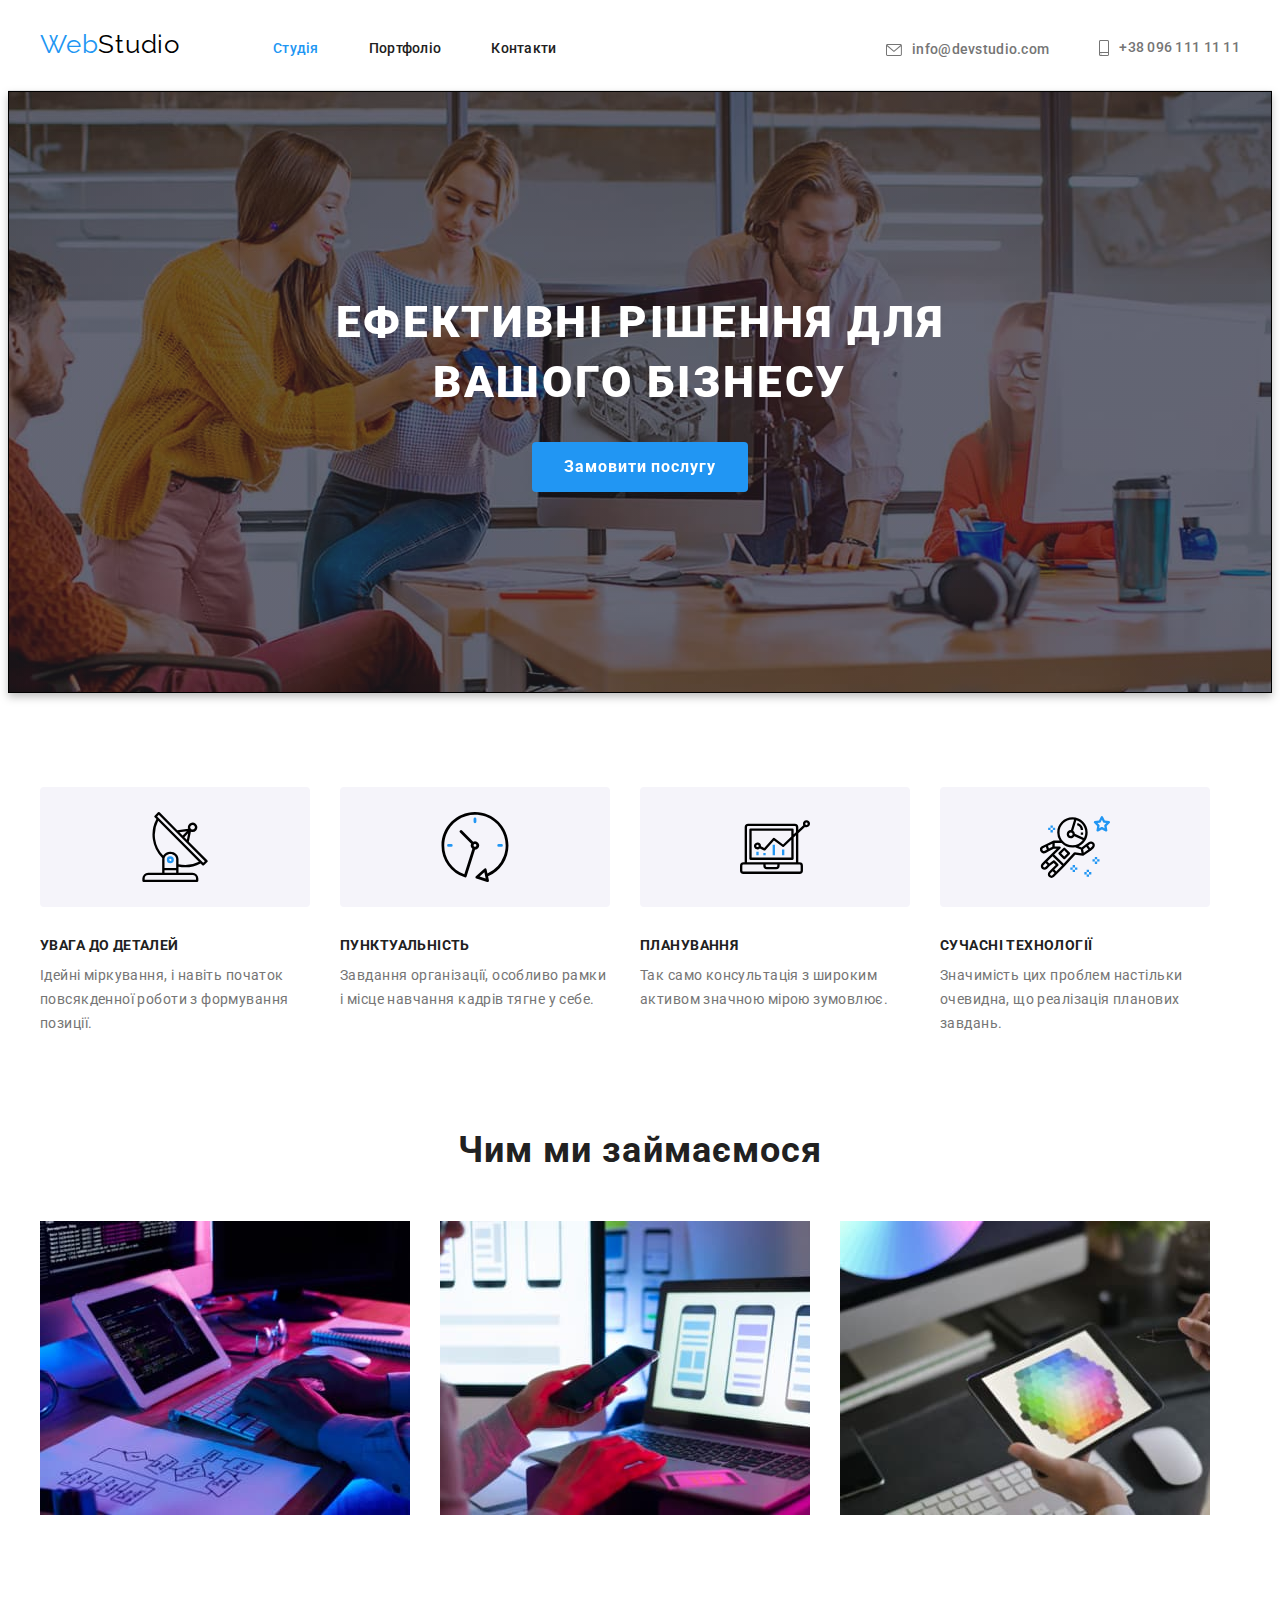
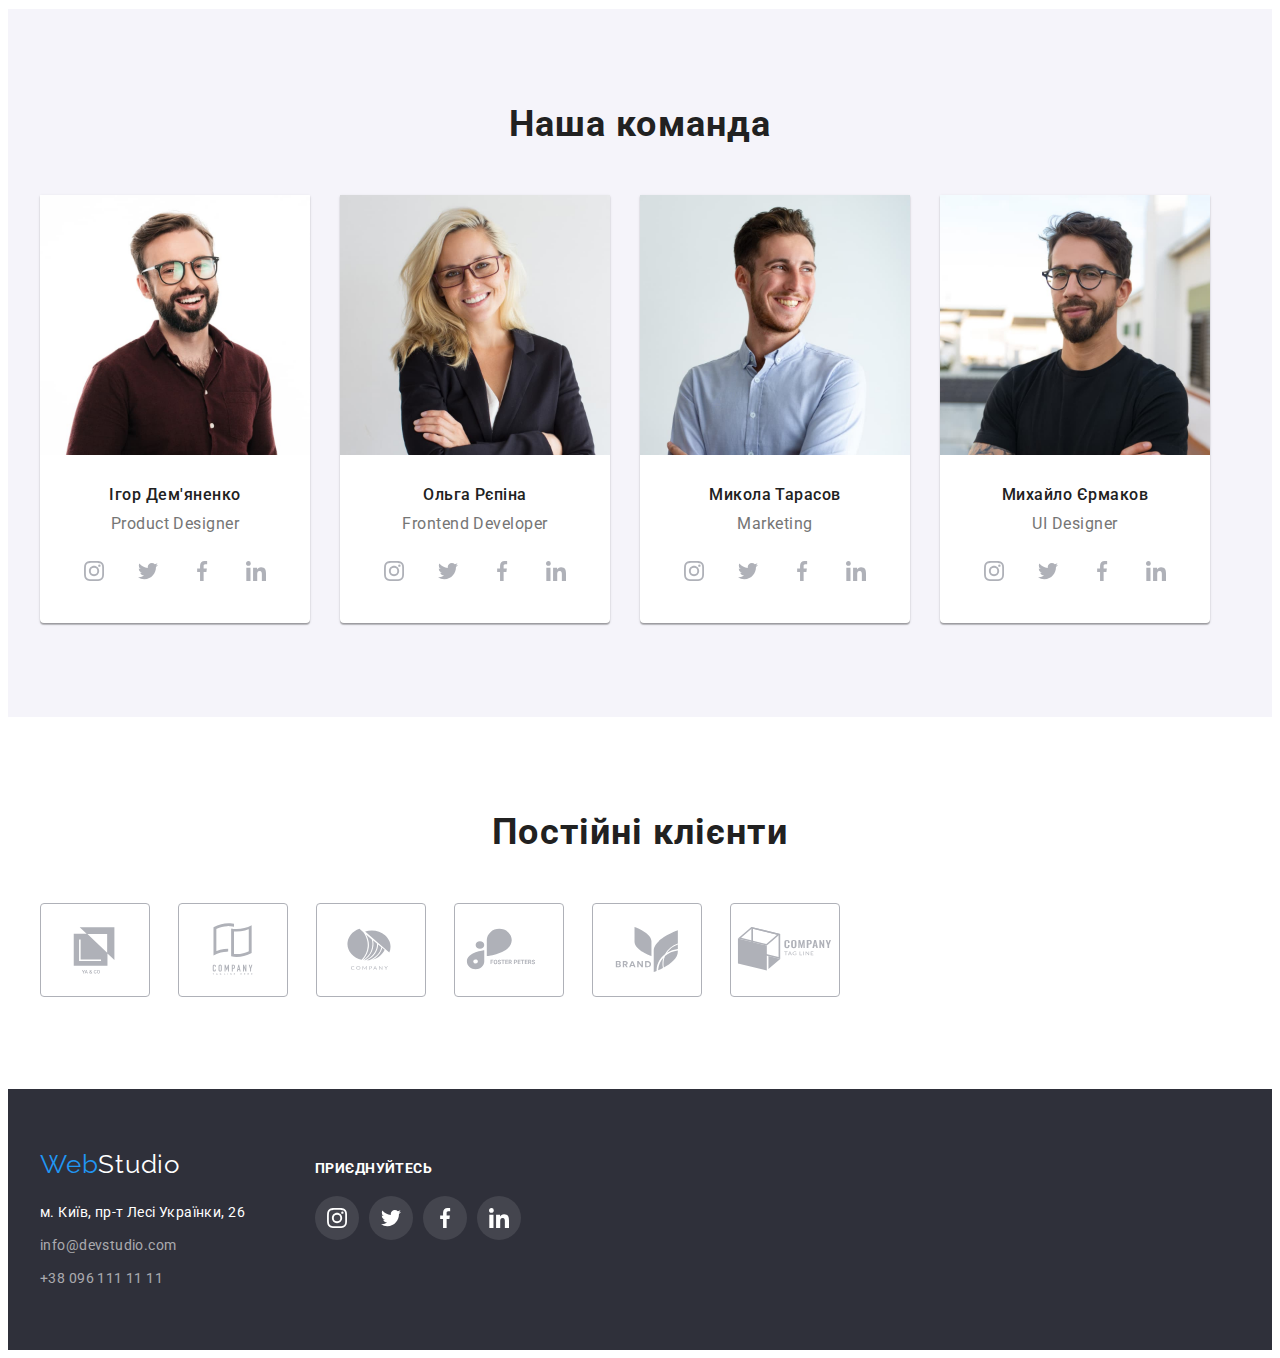
<file: index.html>
<!DOCTYPE html>
<html lang="UK">
  <head>
    <meta charset="UTF-8" />
    <meta http-equiv="X-UA-Compatible" content="IE=edge" />
    <meta name="viewport" content="width=device-width, initial-scale=1.0" />
    <title>Document</title>
    <!---------------------------- шфирти -->
    <link rel="preconnect" href="https://fonts.googleapis.com" />
    <link rel="preconnect" href="https://fonts.gstatic.com" crossorigin />
    <link
      href="https://fonts.googleapis.com/css2?family=Montserrat:wght@400;700&family=Raleway:wght@700&family=Roboto:wght@400;500;700;900&display=swap"
      rel="stylesheet"
    />
    <!-- -------------------------------нормалізатор -->
    <link
      rel="stylesheet"
      href="https://cdnjs.cloudflare.com/ajax/libs/modern-normalize/1.1.0/modern-normalize.min.css"
      integrity="sha512-wpPYUAdjBVSE4KJnH1VR1HeZfpl1ub8YT/NKx4PuQ5NmX2tKuGu6U/JRp5y+Y8XG2tV+wKQpNHVUX03MfMFn9Q=="
      crossorigin="anonymous"
      referrerpolicy="no-referrer"
    />
    <!-- ------------------------------------ екстернал табл стилів -->
    <link rel="stylesheet" href="./css/styles.css" />
  </head>
  <body>
    <header class="header">
      <!-- -----------------------------------------------контейнер -->
      <div class="container heder-container">
        <nav class="navigation">
          <a class="logo link" lang="en" href="./index.html"
            >Web<span class="header-logo">Studio</span></a
          >
          <ul class="navigation-list list">
            <li class="navigation-item">
              <a class="navigation-link link current" href="/index.html"
                >Студія</a
              >
            </li>
            <li class="navigation-item">
              <a class="navigation-link link" href="./portfolio.html"
                >Портфоліо</a
              >
            </li>
            <li class="navigation-item">
              <a class="navigation-link link" href="">Контакти</a>
            </li>
          </ul>
        </nav>
        <ul class="contact-list list">
          <li class="contact-item">
            <a class="item-contakt-link link" href="mailto:info@devstudio.com"
              ><svg class="header-mail-icon" width="16" height="12">
                <use href="./images/symbol-defs.svg#icon-envelope"></use></svg
              >info@devstudio.com</a
            >
          </li>
          <li class="contact-item">
            <a class="item-contakt-link link" href="tel:+380961111111"
              ><svg class="heder-tel-icon" width="10" height="16">
                <use href="./images/symbol-defs.svg#icon-smartphone"></use>
              </svg>
              +38 096 111 11 11</a
            >
          </li>
        </ul>
      </div>
    </header>
    <main>
      <!-- герой -->
      <!-- ---------------------------------------------------секція -->
      <section class="hero-section">
        <h1 class="hero-title">
          Ефективні рішення для <br />
          вашого бізнесу
        </h1>
        <button type="button" class="hero-btn">Замовити послугу</button>
      </section>
      <!-- переваги -->
      <!-- ---------------------------------------------------секція -->
      <section class="preference-section">
        <!-- ------------------------------------------------контейнер -->
        <div class="container">
          <h2 class="preference-title visually-hidden">Переваги</h2>
          <!-- Прихований заголовок -->
          <ul class="preference-list list">
            <li class="preference-item">
              <div class="preference-picture">
                <svg class="icon-antenna" width="70" height="70">
                  <use href="./images/symbol-defs.svg#icon-antenna"></use>
                </svg>
              </div>
              <h3 class="preference-subtitle">УВАГА ДО ДЕТАЛЕЙ</h3>
              <p class="preference-text">
                Ідейні міркування, і навіть початок повсякденної роботи з
                формування позиції.
              </p>
            </li>
            <li class="preference-item">
              <div class="preference-picture">
                <svg class="icon-clock" width="70" height="70">
                  <use href="./images/symbol-defs.svg#icon-clock"></use>
                </svg>
              </div>
              <h3 class="preference-subtitle">ПУНКТУАЛЬНІСТЬ</h3>
              <p class="preference-text">
                Завдання організації, особливо рамки і місце навчання кадрів
                тягне у себе.
              </p>
            </li>
            <li class="preference-item">
              <div class="preference-picture">
                <svg class="icon-diagram" width="70" height="70">
                  <use href="./images/symbol-defs.svg#icon-diagram"></use>
                </svg>
              </div>
              <h3 class="preference-subtitle">ПЛАНУВАННЯ</h3>
              <p class="preference-text">
                Так само консультація з широким активом значною мірою зумовлює.
              </p>
            </li>
            <li class="preference-item">
              <div class="preference-picture">
                <svg class="icon-astronaut" width="70" height="70">
                  <use href="./images/symbol-defs.svg#icon-astronaut"></use>
                </svg>
              </div>
              <h3 class="preference-subtitle">СУЧАСНІ ТЕХНОЛОГІЇ</h3>
              <p class="preference-text">
                Значимість цих проблем настільки очевидна, що реалізація
                планових завдань.
              </p>
            </li>
          </ul>
        </div>
      </section>
      <!-- робоча секція -->
      <!-- ---------------------------------------------------секція -->
      <section class="work work-section">
        <!-- ------------------------------------------------контейнер -->
        <div class="container">
          <h2 class="work-title">Чим ми займаємося</h2>
          <ul class="work-list list">
            <li class="work-list-item">
              <a href="">
                <img
                  src="./images/activity-1.jpg"
                  alt="Людина друкує на компютері"
                  width="370"
                />
              </a>
            </li>
            <li class="work-list-item">
              <a href="">
                <img
                  src="./images/activity-2.jpg"
                  alt="Синхронізація мобільного телефону та компютера"
                  width="370"
                />
              </a>
            </li>
            <li class="work-list-item">
              <a href="">
                <img
                  src="./images/activity-3.jpg"
                  alt="Людина малює фігури на планшеті"
                  width="370"
                />
              </a>
            </li>
          </ul>
        </div>
      </section>
      <!-- КОМАНДА -->
      <!-- ----------------------------------------------------секція -->
      <section class="team-section">
        <!-- ------------------------------------------------контейнер -->
        <div class="container">
          <h2 class="team-title">Наша команда</h2>
          <ul class="team-list list">
            <li class="team-list-item">
              <img
                class="team-list-img"
                src="./images/photo-1.jpg"
                alt="Член команди №1"
                width="270"
              />
              <div class="teammate-info">
                <h3 class="team-subtitle">Ігор Дем'яненко</h3>
                <p class="team-text">Product Designer</p>
                <ul class="socials-contacts list">
                  <li class="social-contacts-item">
                    <a
                      class="social-contacts-link link"
                      href="https://www.instagram.com/"
                      target="_blank"
                      rel="noopener noreferrer nofollow"
                      aria-label="Інстаграм"
                    >
                      <svg class="team-soc-icon" width="20" height="20">
                        <use
                          href="./images/symbol-defs.svg#icon-instagram"
                        ></use>
                      </svg>
                    </a>
                  </li>
                  <li class="social-contacts-item">
                    <a
                      class="social-contacts-link link"
                      href="https://twitter.com/"
                      target="_blank"
                      rel="noopener noreferrer nofollow"
                      aria-label="Твіттер"
                    >
                      <svg class="team-soc-icon" width="20" height="20">
                        <use href="./images/symbol-defs.svg#icon-twitter"></use>
                      </svg>
                    </a>
                  </li>
                  <li class="social-contacts-item">
                    <a
                      class="social-contacts-link link"
                      href="https://www.facebook.com/"
                      target="_blank"
                      rel="noopener noreferrer nofollow"
                      aria-label="Фейсбук"
                    >
                      <svg class="team-soc-icon" width="20" height="20">
                        <use
                          href="./images/symbol-defs.svg#icon-facebook"
                        ></use>
                      </svg>
                    </a>
                  </li>
                  <li class="social-contacts-item">
                    <a
                      class="social-contacts-link link"
                      href="https://www.linkedin.com"
                      target="_blank"
                      rel="noopener noreferrer nofollow"
                      aria-label="Лінкедін"
                    >
                      <svg class="team-soc-icon" width="20" height="20">
                        <use
                          href="./images/symbol-defs.svg#icon-linkedin"
                        ></use>
                      </svg>
                    </a>
                  </li>
                </ul>
              </div>
            </li>
            <li class="team-list-item">
              <img
                class="team-list-img"
                src="./images/photo-2.jpg"
                alt="Член команди №2"
                width="270"
              />
              <div class="teammate-info">
                <h3 class="team-subtitle">Ольга Рєпіна</h3>
                <p class="team-text">Frontend Developer</p>
                <ul class="socials-contacts list">
                  <li class="social-contacts-item">
                    <a
                      class="social-contacts-link link"
                      href="https://www.instagram.com/"
                      target="_blank"
                      rel="noopener noreferrer nofollow"
                      aria-label="Інстаграм"
                    >
                      <svg class="team-soc-icon" width="20" height="20">
                        <use
                          href="./images/symbol-defs.svg#icon-instagram"
                        ></use>
                      </svg>
                    </a>
                  </li>
                  <li class="social-contacts-item">
                    <a
                      class="social-contacts-link link"
                      href="https://twitter.com/"
                      target="_blank"
                      rel="noopener noreferrer nofollow"
                      aria-label="Твіттер"
                    >
                      <svg class="team-soc-icon" width="20" height="20">
                        <use href="./images/symbol-defs.svg#icon-twitter"></use>
                      </svg>
                    </a>
                  </li>
                  <li class="social-contacts-item">
                    <a
                      class="social-contacts-link link"
                      href="https://www.facebook.com/"
                      target="_blank"
                      rel="noopener noreferrer nofollow"
                      aria-label="Фейсбук"
                    >
                      <svg class="team-soc-icon" width="20" height="20">
                        <use
                          href="./images/symbol-defs.svg#icon-facebook"
                        ></use>
                      </svg>
                    </a>
                  </li>
                  <li class="social-contacts-item">
                    <a
                      class="social-contacts-link link"
                      href="https://www.linkedin.com"
                      target="_blank"
                      rel="noopener noreferrer nofollow"
                      aria-label="Лінкедін"
                    >
                      <svg class="team-soc-icon" width="20" height="20">
                        <use
                          href="./images/symbol-defs.svg#icon-linkedin"
                        ></use>
                      </svg>
                    </a>
                  </li>
                </ul>
              </div>
            </li>
            <li class="team-list-item">
              <img
                class="team-list-img"
                src="./images/photo-3.jpg"
                alt="Член команди №3"
                width="270"
              />
              <div class="teammate-info">
                <h3 class="team-subtitle">Микола Тарасов</h3>
                <p class="team-text">Marketing</p>
                <ul class="socials-contacts list">
                  <li class="social-contacts-item">
                    <a
                      class="social-contacts-link link"
                      href="https://www.instagram.com/"
                      target="_blank"
                      rel="noopener noreferrer nofollow"
                      aria-label="Інстаграм"
                    >
                      <svg class="team-soc-icon" width="20" height="20">
                        <use
                          href="./images/symbol-defs.svg#icon-instagram"
                        ></use>
                      </svg>
                    </a>
                  </li>
                  <li class="social-contacts-item">
                    <a
                      class="social-contacts-link link"
                      href="https://twitter.com/"
                      target="_blank"
                      rel="noopener noreferrer nofollow"
                      aria-label="Твіттер"
                    >
                      <svg class="team-soc-icon" width="20" height="20">
                        <use href="./images/symbol-defs.svg#icon-twitter"></use>
                      </svg>
                    </a>
                  </li>
                  <li class="social-contacts-item">
                    <a
                      class="social-contacts-link link"
                      href="https://www.facebook.com/"
                      target="_blank"
                      rel="noopener noreferrer nofollow"
                      aria-label="Фейсбук"
                    >
                      <svg class="team-soc-icon" width="20" height="20">
                        <use
                          href="./images/symbol-defs.svg#icon-facebook"
                        ></use>
                      </svg>
                    </a>
                  </li>
                  <li class="social-contacts-item">
                    <a
                      class="social-contacts-link link"
                      href="https://www.linkedin.com"
                      target="_blank"
                      rel="noopener noreferrer nofollow"
                      aria-label="Лінкедін"
                    >
                      <svg class="team-soc-icon" width="20" height="20">
                        <use
                          href="./images/symbol-defs.svg#icon-linkedin"
                        ></use>
                      </svg>
                    </a>
                  </li>
                </ul>
              </div>
            </li>
            <li class="team-list-item">
              <img
                class="team-list-img"
                src="./images/photo-4.jpg"
                alt="Член команди №4"
                width="270"
              />
              <div class="teammate-info">
                <h3 class="team-subtitle">Михайло Єрмаков</h3>
                <p class="team-text">UI Designer</p>
                <ul class="socials-contacts list">
                  <li class="social-contacts-item">
                    <a
                      class="social-contacts-link link"
                      href="https://www.instagram.com/"
                      target="_blank"
                      rel="noopener noreferrer nofollow"
                      aria-label="Інстаграм"
                    >
                      <svg class="team-soc-icon" width="20" height="20">
                        <use
                          href="./images/symbol-defs.svg#icon-instagram"
                        ></use>
                      </svg>
                    </a>
                  </li>
                  <li class="social-contacts-item">
                    <a
                      class="social-contacts-link link"
                      href="https://twitter.com/"
                      target="_blank"
                      rel="noopener noreferrer nofollow"
                      aria-label="Твіттер"
                    >
                      <svg class="team-soc-icon" width="20" height="20">
                        <use href="./images/symbol-defs.svg#icon-twitter"></use>
                      </svg>
                    </a>
                  </li>
                  <li class="social-contacts-item">
                    <a
                      class="social-contacts-link link"
                      href="https://www.facebook.com/"
                      target="_blank"
                      rel="noopener noreferrer nofollow"
                      aria-label="Фейсбук"
                    >
                      <svg class="team-soc-icon" width="20" height="20">
                        <use
                          href="./images/symbol-defs.svg#icon-facebook"
                        ></use>
                      </svg>
                    </a>
                  </li>
                  <li class="social-contacts-item">
                    <a
                      class="social-contacts-link link"
                      href="https://www.linkedin.com"
                      target="_blank"
                      rel="noopener noreferrer nofollow"
                      aria-label="Лінкедін"
                    >
                      <svg class="team-soc-icon" width="20" height="20">
                        <use
                          href="./images/symbol-defs.svg#icon-linkedin"
                        ></use>
                      </svg>
                    </a>
                  </li>
                </ul>
              </div>
            </li>
          </ul>
        </div>
      </section>
      <!-- -----------------------------------------ПОСТІЙНІ КЛІЄНТИ -->
      <!-- --------------------------------------------секція -->
      <section class="clients-section">
        <div class="container">
          <h2 class="clients-title">Постійні клієнти</h2>
          <ul class="clients-list list">
            <li class="client-item">
              <a
                class="client-link link"
                href=""
                target="_blank"
                rel="noopener noreferrer nofollow"
                aria-label="клієнт"
              >
                <svg class="clients-icon" width="106" height="60">
                  <use href="./images/symbol-defs.svg#icon-Logo"></use></svg
              ></a>
            </li>
            <li class="client-item">
              <a
                class="client-link link"
                href=""
                target="_blank"
                rel="noopener noreferrer nofollow"
                aria-label="клієнт"
              >
                <svg class="clients-icon" width="106" height="60">
                  <use href="./images/symbol-defs.svg#icon-Logo-1"></use></svg
              ></a>
            </li>
            <li class="client-item">
              <a
                class="client-link link"
                href=""
                target="_blank"
                rel="noopener noreferrer nofollow"
                aria-label="клієнт"
              >
                <svg class="clients-icon" width="106" height="60">
                  <use href="./images/symbol-defs.svg#icon-Logo-2"></use></svg
              ></a>
            </li>
            <li class="client-item">
              <a
                class="client-link link"
                href=""
                target="_blank"
                rel="noopener noreferrer nofollow"
                aria-label="клієнт"
              >
                <svg class="clients-icon" width="106" height="60">
                  <use href="./images/symbol-defs.svg#icon-Logo-3"></use></svg
              ></a>
            </li>
            <li class="client-item">
              <a
                class="client-link link"
                href=""
                target="_blank"
                rel="noopener noreferrer nofollow"
                aria-label="клієнт"
              >
                <svg class="clients-icon" width="106" height="60">
                  <use href="./images/symbol-defs.svg#icon-Logo-4"></use></svg
              ></a>
            </li>
            <li class="client-item">
              <a
                class="client-link link"
                href=""
                target="_blank"
                rel="noopener noreferrer nofollow"
                aria-label="клієнт"
              >
                <svg class="clients-icon" width="106" height="60">
                  <use href="./images/symbol-defs.svg#icon-Logo-5"></use></svg
              ></a>
            </li>
          </ul>
        </div>
      </section>
    </main>
    <!-- ФУТЕР -->
    <footer class="footer">
      <!-- -----------------------------------------------контейнер -->
      <div class="container footer-container">
        <div class="footer-addres">
          <a class="logo-link-footer link" href="./index.html"
            >Web<span class="footer-logo">Studio</span></a
          >
          <address class="address">
            <ul class="address-list list">
              <li class="address-link-item">
                <a
                  class="address-map"
                  href=""
                  target="_blank"
                  rel="noopener noreferrer nofollow"
                  >м. Київ, пр-т Лесі Українки, 26</a
                >
              </li>
              <li class="address-link-item">
                <a class="address-mail" href="mailto:info@devstudio.com"
                  >info@devstudio.com</a
                >
              </li>
              <li class="address-link-item">
                <a class="address-tel" href="tel:+380961111111"
                  >+38 096 111 11 11</a
                >
              </li>
            </ul>
          </address>
        </div>
        <div class="social-footer">
          <h3 class="social-frtitle">приєднуйтесь</h3>
          <ul class="social-frlist list">
            <li class="social-fritem">
              <a
                class="social-frlink link"
                href="https://www.instagram.com/"
                target="_blank"
                rel="noopener noreferrer nofollow"
                aria-label="Інстаграм"
              >
                <svg class="footer-soc-icon" width="20" height="20">
                  <use
                    href="./images/symbol-defs.svg#icon-instagram"
                  ></use></svg
              ></a>
            </li>
            <li class="social-fritem">
              <a
                class="social-frlink link"
                href="https://twitter.com/"
                target="_blank"
                rel="noopener noreferrer nofollow"
                aria-label="Твіттер"
              >
                <svg class="footer-soc-icon" width="20" height="20">
                  <use href="./images/symbol-defs.svg#icon-twitter"></use></svg
              ></a>
            </li>
            <li class="social-fritem">
              <a
                class="social-frlink link"
                href="https://www.facebook.com/"
                target="_blank"
                rel="noopener noreferrer nofollow"
                aria-label="Фейсбук"
              >
                <svg class="footer-soc-icon" width="20" height="20">
                  <use href="./images/symbol-defs.svg#icon-facebook"></use></svg
              ></a>
            </li>
            <li class="social-fritem">
              <a
                class="social-frlink link"
                href="https://www.linkedin.com"
                target="_blank"
                rel="noopener noreferrer nofollow"
                aria-label="Лінкедін"
              >
                <svg class="footer-soc-icon" width="20" height="20">
                  <use href="./images/symbol-defs.svg#icon-linkedin"></use></svg
              ></a>
            </li>
          </ul>
        </div>
      </div>
    </footer>
  </body>
</html>
</file>
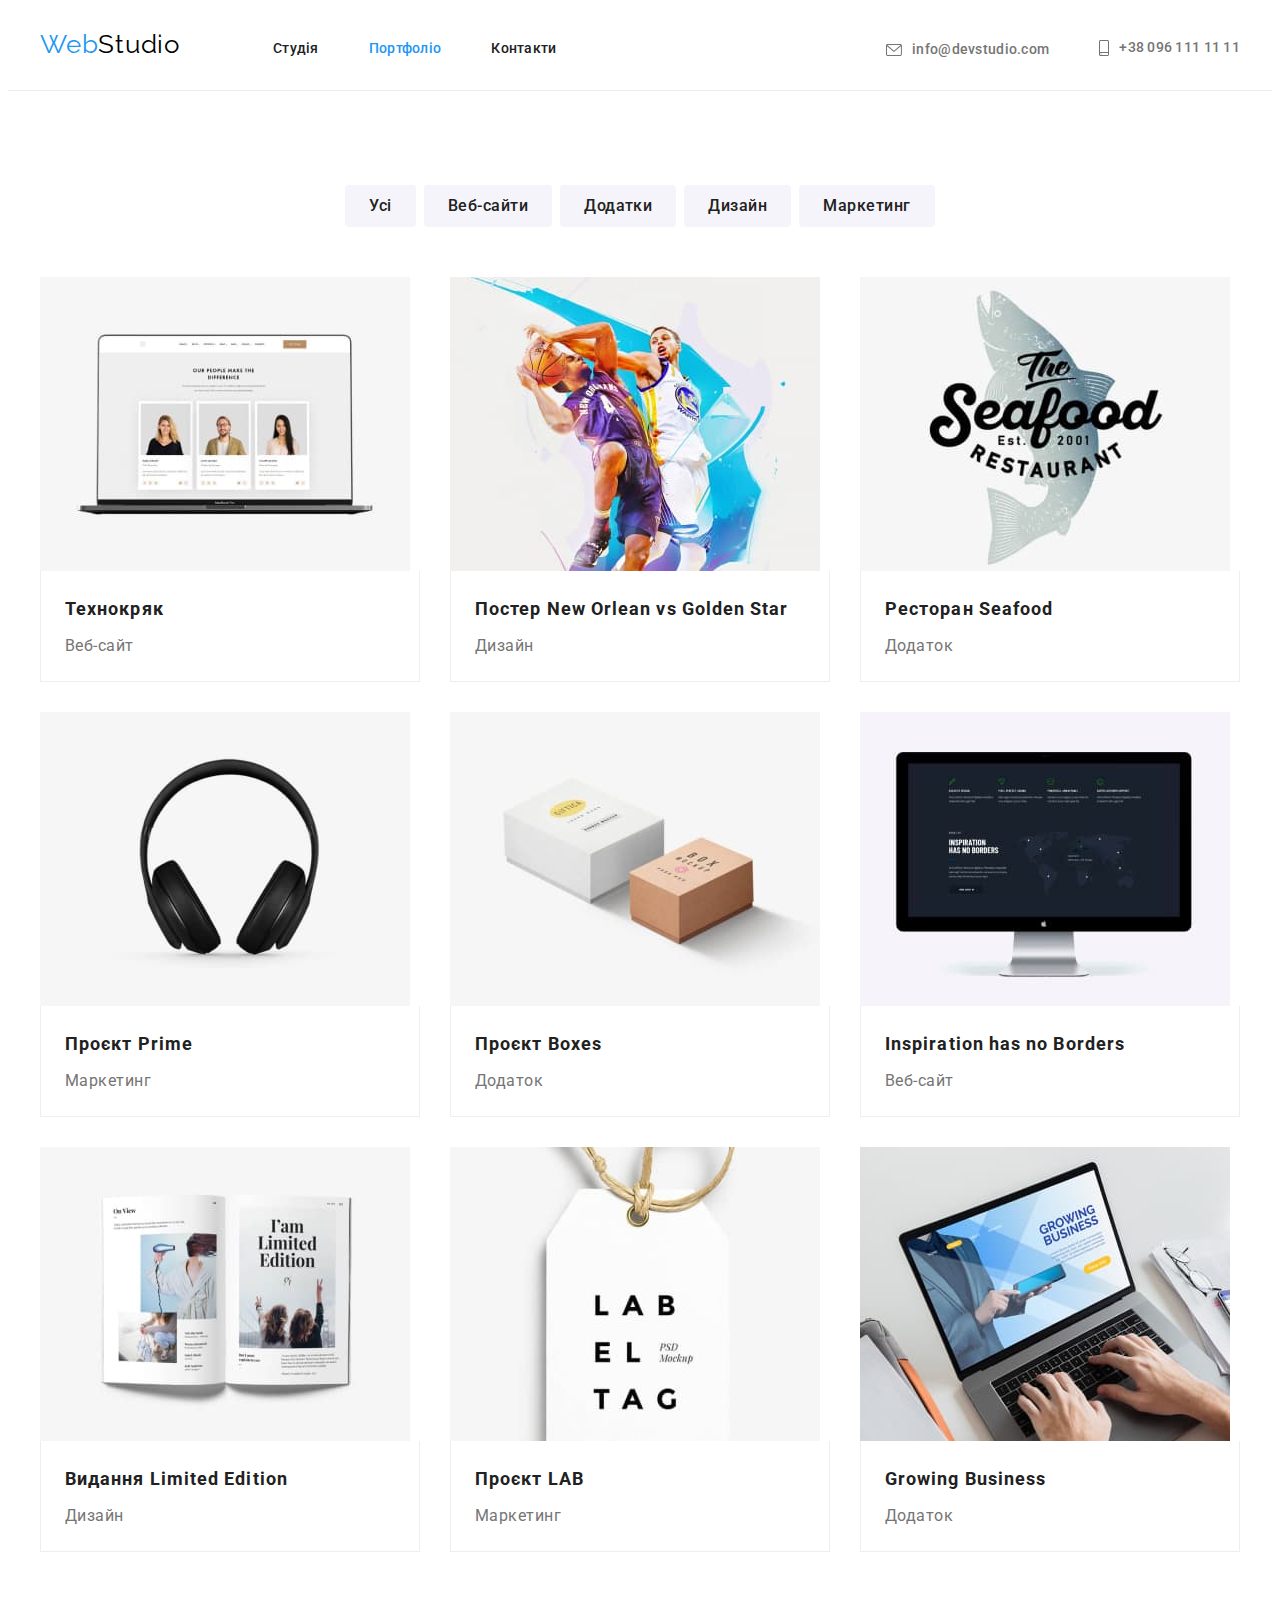
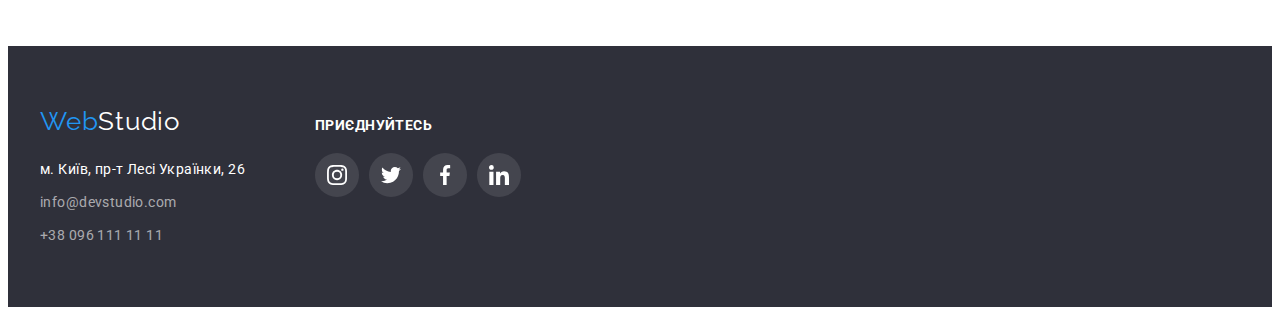
<file: portfolio.html>
<!DOCTYPE html>
<html lang="UK">
  <head>
    <meta charset="UTF-8" />
    <meta http-equiv="X-UA-Compatible" content="IE=edge" />
    <meta name="viewport" content="width=device-width, initial-scale=1.0" />
    <title>Document</title>
    <!---------------------------- шфирти -->
    <link rel="preconnect" href="https://fonts.googleapis.com" />
    <link rel="preconnect" href="https://fonts.gstatic.com" crossorigin />
    <link
      href="https://fonts.googleapis.com/css2?family=Montserrat:wght@400;700&family=Raleway:wght@700&family=Roboto:wght@400;500;700;900&display=swap"
      rel="stylesheet"
    />
    <!-- -------------------------------нормалізатор -->
    <link
      rel="stylesheet"
      href="https://cdnjs.cloudflare.com/ajax/libs/modern-normalize/1.1.0/modern-normalize.min.css"
      integrity="sha512-wpPYUAdjBVSE4KJnH1VR1HeZfpl1ub8YT/NKx4PuQ5NmX2tKuGu6U/JRp5y+Y8XG2tV+wKQpNHVUX03MfMFn9Q=="
      crossorigin="anonymous"
      referrerpolicy="no-referrer"
    />
    <!-- ------------------------------------ екстернал табл стилів -->
    <link rel="stylesheet" href="./css/styles.css" />
  </head>
  <body>
    <header class="header">
      <!-- -----------------------------------------------контейнер -->
      <div class="container heder-container">
        <nav class="navigation">
          <a class="logo link" lang="en" href="./index.html"
            >Web<span class="header-logo">Studio</span></a
          >
          <ul class="navigation-list list">
            <li class="navigation-item">
              <a class="navigation-link link" href="./index.html">Студія</a>
            </li>
            <li class="navigation-item">
              <a class="navigation-link link current" href="">Портфоліо</a>
            </li>
            <li class="navigation-item">
              <a class="navigation-link link" href="">Контакти</a>
            </li>
          </ul>
        </nav>
        <ul class="contact-list list">
          <li class="contact-item">
            <a class="item-contakt-link link" href="mailto:info@devstudio.com"
              ><svg class="header-mail-icon" width="16" height="12">
                <use href="./images/symbol-defs.svg#icon-envelope"></use></svg
              >info@devstudio.com</a
            >
          </li>
          <li class="contact-item">
            <a class="item-contakt-link link" href="tel:+380961111111"
              ><svg class="heder-tel-icon" width="10" height="16">
                <use href="./images/symbol-defs.svg#icon-smartphone"></use>
              </svg>
              +38 096 111 11 11</a
            >
          </li>
        </ul>
      </div>
    </header>
    <main>
      <!-- секція -->
      <section class="portfolio-section">
        <!-- контейнер -->
        <div class="container">
          <!-- прихований -->
          <h1 class="portfolio-title visually-hidden">Категорії</h1>
          <!-- ----------------------------------------------кнопки -->
          <ul class="portfolio-filtrs list">
            <!-- ховер - фокус -->
            <li class="p-filtr-item">
              <button type="button" class="filtr-btn">Усі</button>
            </li>
            <li class="p-filtr-item">
              <button type="button" class="filtr-btn">Веб-сайти</button>
            </li>
            <li class="p-filtr-item">
              <button type="button" class="filtr-btn">Додатки</button>
            </li>
            <li class="p-filtr-item">
              <button type="button" class="filtr-btn">Дизайн</button>
            </li>
            <li class="p-filtr-item">
              <button type="button" class="filtr-btn">Маркетинг</button>
            </li>
          </ul>
          <!-- ----------------------------------------------проекти -->
          <ul class="portfolio-projects list">
            <li class="p-projects-item">
              <a class="p-projects-link link" href="">
                <img src="./images/portfolio1.jpg" alt="команда з трьох" />
                <div class="project-info">
                  <h2 class="p-projects-title">Технокряк</h2>
                  <p class="p-projects-text">Веб-сайт</p>
                </div>
              </a>
            </li>
            <li class="p-projects-item">
              <a class="p-projects-link link" href="">
                <img src="./images/portfolio2.jpg" alt="баскетбол" />
                <div class="project-info">
                  <h2 class="p-projects-title">
                    Постер New Orlean vs Golden Star
                  </h2>
                  <p class="p-projects-text">Дизайн</p>
                </div>
              </a>
            </li>
            <li class="p-projects-item">
              <a class="p-projects-link link" href="">
                <img src="./images/portfolio3.jpg" alt="реклама ректорану" />
                <div class="project-info">
                  <h2 class="p-projects-title">Ресторан Seafood</h2>
                  <p class="p-projects-text">Додаток</p>
                </div>
              </a>
            </li>
            <li class="p-projects-item">
              <a class="p-projects-link link" href="">
                <img src="./images/portfolio4.jpg" alt="навушники" />
                <div class="project-info">
                  <h2 class="p-projects-title">Проєкт Prime</h2>
                  <p class="p-projects-text">Маркетинг</p>
                </div>
              </a>
            </li>
            <li class="p-projects-item">
              <a class="p-projects-link link" href="">
                <img
                  src="./images/portfolio5.jpg"
                  alt="дві коробочки з картону"
                />
                <div class="project-info">
                  <h2 class="p-projects-title">Проєкт Boxes</h2>
                  <p class="p-projects-text">Додаток</p>
                </div>
              </a>
            </li>
            <li class="p-projects-item">
              <a class="p-projects-link link" href="">
                <img src="./images/portfolio6.jpg" alt="компютер" />
                <div class="project-info">
                  <h2 class="p-projects-title">Inspiration has no Borders</h2>
                  <p class="p-projects-text">Веб-сайт</p>
                </div>
              </a>
            </li>
            <li class="p-projects-item">
              <a class="p-projects-link link" href="">
                <img src="./images/portfolio7.jpg" alt="книга" />
                <div class="project-info">
                  <h2 class="p-projects-title">Видання Limited Edition</h2>
                  <p class="p-projects-text">Дизайн</p>
                </div>
              </a>
            </li>
            <li class="p-projects-item">
              <a class="p-projects-link link" href="">
                <img src="./images/portfolio8.jpg" alt="етикетка" />
                <div class="project-info">
                  <h2 class="p-projects-title">Проєкт LAB</h2>
                  <p class="p-projects-text">Маркетинг</p>
                </div>
              </a>
            </li>
            <li class="p-projects-item">
              <a class="p-projects-link link" href="">
                <img src="./images/portfolio9.jpg" alt="ноутбук" />
                <div class="project-info">
                  <h2 class="p-projects-title">Growing Business</h2>
                  <p class="p-projects-text">Додаток</p>
                </div>
              </a>
            </li>
          </ul>
        </div>
      </section>
    </main>
    <!-- ФУТЕР -->
    <footer class="footer">
      <!-- -----------------------------------------------контейнер -->
      <div class="container footer-container">
        <div class="footer-addres">
          <a class="logo-link-footer link" href="./index.html"
            >Web<span class="footer-logo">Studio</span></a
          >
          <address class="address">
            <ul class="address-list list">
              <li class="address-link-item">
                <a
                  class="address-map"
                  href=""
                  target="_blank"
                  rel="noopener noreferrer nofollow"
                  >м. Київ, пр-т Лесі Українки, 26</a
                >
              </li>
              <li class="address-link-item">
                <a class="address-mail" href="mailto:info@devstudio.com"
                  >info@devstudio.com</a
                >
              </li>
              <li class="address-link-item">
                <a class="address-tel" href="tel:+380961111111"
                  >+38 096 111 11 11</a
                >
              </li>
            </ul>
          </address>
        </div>
        <div class="social-footer">
          <h3 class="social-frtitle">приєднуйтесь</h3>
          <ul class="social-frlist list">
            <li class="social-fritem">
              <a
                class="social-frlink link"
                href="https://www.instagram.com/"
                target="_blank"
                rel="noopener noreferrer nofollow"
                aria-label="Інстаграм"
              >
                <svg class="footer-soc-icon" width="20" height="20">
                  <use
                    href="./images/symbol-defs.svg#icon-instagram"
                  ></use></svg
              ></a>
            </li>
            <li class="social-fritem">
              <a
                class="social-frlink link"
                href="https://twitter.com/"
                target="_blank"
                rel="noopener noreferrer nofollow"
                aria-label="Твіттер"
              >
                <svg class="footer-soc-icon" width="20" height="20">
                  <use href="./images/symbol-defs.svg#icon-twitter"></use></svg
              ></a>
            </li>
            <li class="social-fritem">
              <a
                class="social-frlink link"
                href="https://www.facebook.com/"
                target="_blank"
                rel="noopener noreferrer nofollow"
                aria-label="Фейсбук"
              >
                <svg class="footer-soc-icon" width="20" height="20">
                  <use href="./images/symbol-defs.svg#icon-facebook"></use></svg
              ></a>
            </li>
            <li class="social-fritem">
              <a
                class="social-frlink link"
                href="https://www.linkedin.com"
                target="_blank"
                rel="noopener noreferrer nofollow"
                aria-label="Лінкедін"
              >
                <svg class="footer-soc-icon" width="20" height="20">
                  <use href="./images/symbol-defs.svg#icon-linkedin"></use></svg
              ></a>
            </li>
          </ul>
        </div>
      </div>
    </footer>
  </body>
</html>
</file>
<file: css/styles.css>
:root {
  --brand-color: #2196f3;
  --text-color: #757575;
}

body {
  font-family: "Roboto", sans-serif;
  background-color: #ffffff;
}

/*---------------------- лінк ліст */
.link {
  text-decoration: none;
}
.list {
  list-style: none;
  margin: 0;
  padding: 0;
}
h1,
h2,
h3,
h4,
h5,
h6,
p {
  margin: 0;
}
img {
  display: block;
  max-width: 100%;
  height: auto;
}
.container {
  width: 1200px;
  padding-left: 15px;
  padding-right: 15px;
  margin-left: auto;
  margin-right: auto;
}
/* ------------------------------Хедер */
.header {
  background-color: #ffffff;
  border-bottom: 1px solid #ececec;
}
.logo {
  font-family: "Raleway", sans-serif;
  font-size: 26px;
  line-height: 1.19;
  letter-spacing: 0.03em;
  color: var(--brand-color);
}

.header-logo {
  color: #000000;
}

.heder-container {
  display: flex;
  align-items: center;
}

/*---------------------- навігація */

.navigation {
  display: flex;
  align-items: baseline;
}

.navigation-list {
  display: flex;
  margin-left: 93px;
  text-align: center;
}
.navigation-item:not(:last-child) {
  margin-right: 50px;
}

.navigation-link {
  display: block;
  padding-top: 32px;
  padding-bottom: 32px;

  font-weight: 500;
  font-size: 14px;
  line-height: 1.14;
  letter-spacing: 0.02em;
  color: #212121;
}
.navigation-link:hover,
.navigation-link:focus {
  color: var(--brand-color);
}
.contact-list {
  display: flex;
  margin-left: auto;
  align-items: baseline;
}
.contact-item:not(:last-child) {
  margin-right: 50px;
}
.item-contakt-link {
  display: flex;
  align-items: center;
  padding-top: 32px;
  padding-bottom: 32px;

  font-weight: 500;
  font-size: 14px;
  line-height: 1.14;
  letter-spacing: 0.02em;
  color: var(--text-color);
}
.header-mail-icon,
.heder-tel-icon {
  fill: currentColor;
  margin-right: 10px;
}
.item-contakt-link:hover,
.item-contakt-link:focus {
  color: var(--brand-color);
}
.navigation-link.current {
  color: var(--brand-color);
}

/*------------------------------ ГЕРОЙ */
.hero-section {
  max-width: 1600px;
  margin-left: auto;
  margin-right: auto;
  padding-top: 200px;
  padding-bottom: 200px;
  text-align: center;
  border: 1px solid #000000;
  filter: drop-shadow(0px 4px 4px rgba(0, 0, 0, 0.25));

  background: #2f303a;
  background-image: linear-gradient(
      rgba(47, 48, 58, 0.4),
      rgba(47, 48, 58, 0.4)
    ),
    url(../images/hero-img.jpg);
  background-repeat: no-repeat;
  background-position: center;
  background-size: cover;
}

.hero-title {
  font-weight: 900;
  font-size: 44px;
  line-height: calc(60 / 44);
  text-align: center;
  letter-spacing: 0.06em;
  text-transform: uppercase;
  color: #ffffff;
  margin-bottom: 30px;
}

.hero-btn {
  display: inline-block;
  font-family: inherit;
  font-style: normal;
  font-weight: 700;
  font-size: 16px;
  line-height: calc(30 / 16);
  letter-spacing: 0.06em;
  color: #ffffff;

  min-width: 216px;
  min-height: 50px;
  padding: 8px 30px;
  border-radius: 4px;
  border-color: transparent;
  cursor: pointer;
  background: var(--brand-color);
}

.hero-btn:hover,
.hero-btn:focus {
  background-color: rgb(8, 117, 219);
}

/*------------------------------ ПЕРЕВАГИ */
.preference-section {
  padding-top: 94px;
  padding-bottom: 94px;
}
.visually-hidden {
  position: absolute;
  white-space: nowrap;
  width: 1px;
  height: 1px;
  overflow: hidden;
  border: 0;
  padding: 0;
  clip: rect(0 0 0 0);
  clip-path: inset(50%);
  margin: -1px;
}
.preference-list {
  display: flex;
  text-align: left;
  gap: 30px;
}
.preference-item {
  width: 270px;
}
.preference-picture {
  display: flex;
  justify-content: center;
  align-items: center;
  height: 120px;
  background-color: #f5f4fa;
  border-radius: 4px;
  margin-bottom: 30px;
}

.preference-subtitle {
  font-size: 14px;
  line-height: calc(16 / 14);
  letter-spacing: 0.03em;
  text-transform: uppercase;
  color: #212121;

  margin-bottom: 10px;
}
.preference-text {
  font-size: 14px;
  line-height: calc(24 / 14);
  letter-spacing: 0.03em;
  color: var(--text-color);
}

/* -----------------------------ЗАЙНЯТІСТЬ */
.work-section {
  padding-bottom: 94px;
}
.work-title {
  font-size: 36px;
  line-height: calc(42 / 36);
  text-align: center;
  letter-spacing: 0.03em;
  color: #212121;

  margin-bottom: 50px;
}
.work-list {
  display: flex;
  gap: 30px;
}

/* ------------------------------КОМАНДА */
.team-section {
  padding-top: 94px;
  padding-bottom: 94px;
  background: #f5f4fa;
}

.team-title {
  font-size: 36px;
  line-height: calc(42 / 36);
  text-align: center;
  letter-spacing: 0.03em;
  color: #212121;
  margin-bottom: 50px;
}
.team-list {
  display: flex;
  gap: 30px;
}

.team-list-item {
  width: 270px;
  border-radius: 0px 0px 4px 4px;
  background: #ffffff;
  box-shadow: 0px 1px 3px rgba(0, 0, 0, 0.12), 0px 1px 1px rgba(0, 0, 0, 0.14),
    0px 2px 1px rgba(0, 0, 0, 0.2);
}
.teammate-info {
  text-align: center;
  padding-top: 30px;
  padding-bottom: 30px;
}
.team-subtitle {
  font-weight: 500;
  font-size: 16px;
  line-height: calc(19 / 16);
  letter-spacing: 0.03em;
  color: #212121;

  margin-bottom: 10px;
}
.team-text {
  font-size: 16px;
  line-height: calc(19 / 16);
  letter-spacing: 0.03em;
  color: var(--text-color);
  margin-bottom: 16px;
}
.socials-contacts {
  display: flex;
  justify-content: center;
  align-items: center;
  gap: 10px;
}
.social-contacts-item {
  width: 44px;
  height: 44px;
}
.social-contacts-link {
  display: flex;
  justify-content: center;
  align-items: center;
  border-radius: 50%;
  width: 100%;
  height: 100%;
  color: #AFB1B8;
}
.team-soc-icon {
  fill: currentColor;
}
.social-contacts-link:hover,
.social-contacts-link:focus {
  background-color: var(--brand-color);
}
.social-contacts-link:hover .team-soc-icon,
.social-contacts-link:focus .team-soc-icon {
  fill: #ffffff;
}
/* <!-- -----------ПОСТІЙНІ КЛІЄНТИ --> */
.clients-section {
  padding-top: 94px;
  padding-bottom: 94px;
}
.clients-title {
  font-size: 36px;
  line-height: calc(42 / 36);
  text-align: center;
  letter-spacing: 0.03em;
  color: #212121;
  margin-bottom: 50px;
}

.clients-list {
  display: flex;
  gap: 30px;
}
.client-item {
  flex-basis: calc((100% -30 * 5) / 6);
  height: 92px;
}
.client-link {
  width: 100%;
  height: 100%;

  display: flex;
  justify-content: center;
  align-items: center;
  color: #afb1b8;
  border: 1px solid #afb1b8;
  border-radius: 4px;
}
.client-link:hover,
.client-link:focus {
  border: 1px solid var(--brand-color);
}
.clients-icon {
  fill: currentColor;
}
.client-link:hover .clients-icon,
.client-link:focus .clients-icon {
  fill: var(--brand-color);
}

/* _____________________ФУТЕР */

.footer {
  background: #2f303a;
  padding-top: 60px;
  padding-bottom: 60px;
}
.footer-container {
  display: flex;
  align-items: baseline;
}
.logo-link-footer {
  display: inline-block;
  font-family: "Raleway", sans-serif;
  font-size: 26px;
  line-height: calc(31 / 26);
  letter-spacing: 0.03em;
  color: var(--brand-color);
  margin-bottom: 20px;
}
.footer-logo {
  color: #ffffff;
}

.address-map {
  font-size: 14px;
  line-height: calc(24 / 14);
  letter-spacing: 0.03em;
  font-style: normal;
  color: #ffffff;
  display: inline-block;
  margin-bottom: 9px;
}

.address-map,
.address-tel,
.address-mail {
  text-decoration: none;
}

.address-mail {
  display: inline-block;
  margin-bottom: 9px;
}
.address-tel,
.address-mail {
  font-style: normal;
  font-size: 14px;
  line-height: calc(24 / 14);
  letter-spacing: 0.03em;
  color: rgba(255, 255, 255, 0.6);
}
.address-tel:hover,
.address-tel:focus {
  color: var(--brand-color);
}
.address-mail:hover,
.address-mail:focus {
  color: var(--brand-color);
}
.social-footer {
  margin-left: 70px;
}
.social-frtitle {
  font-size: 14px;
  line-height: calc(16 / 14);
  letter-spacing: 0.03em;
  text-transform: uppercase;
  color: #ffffff;
  margin-bottom: 20px;
}
.social-frlist {
  display: flex;
  justify-content: center;
  text-align: center;
  gap: 10px;
}
.social-fritem {
  width: 44px;
  height: 44px;
}
.social-frlink {
  display: flex;
  justify-content: center;
  align-items: center;
  width: 100%;
  height: 100%;
  color: #ffffff;
  background-color: rgba(255, 255, 255, 0.1);
  border-radius: 50%;
}
.social-frlink:hover,
.social-frlink:focus {
  background-color: var(--brand-color);
}
.footer-soc-icon {
  fill: currentColor;
}

/* =================================== */
/* =========ПОРТФОЛІО ХТМЛ============ */
/* =================================== */
.portfolio-section {
  padding-top: 94px;
  padding-bottom: 94px;
}
.portfolio-filtrs {
  display: flex;
  gap: 8px;
  align-items: center;
  justify-content: center;
  margin-bottom: 50px;
}

.filtr-btn {
  font-family: inherit;
  font-style: normal;
  font-weight: 500;
  font-size: 16px;
  line-height: calc(26 / 16);
  text-align: center;
  letter-spacing: 0.03em;
  color: #212121;
  background: #f5f4fa;
  border-radius: 4px;
  cursor: pointer;
  padding: 6px 22px;
  border-color: transparent;
}
.filtr-btn:hover,
.filtr-btn:focus {
  color: #ffffff;
  background-color: var(--brand-color);
  box-shadow: 0px 3px 1px rgba(0, 0, 0, 0.1), 0px 1px 2px rgba(0, 0, 0, 0.08),
    0px 2px 2px rgba(0, 0, 0, 0.12);
}

/* список 2 */
.portfolio-projects {
  display: flex;
  flex-wrap: wrap;
  margin-left: -30px;
  margin-top: -30px;
}
.p-projects-item {
  flex-basis: calc(100% / 3 - 30px);
  margin-left: 30px;
  margin-top: 30px;
}
.p-projects-title {
  margin-bottom: 4px;
  font-size: 18px;
  line-height: calc(36 / 18);
  letter-spacing: 0.06em;
  color: #212121;
}
.p-projects-text {
  font-size: 16px;
  line-height: calc(30 / 16);
  letter-spacing: 0.03em;
  color: #757575;
}
.project-info {
  padding: 20px 24px;
  border: 1px solid #eeeeee;
  border-top: none;
}
.p-projects-link {
  display: block;
}
.p-projects-item:hover .p-projects-link,
.p-projects-item:focus .p-projects-link {
  box-shadow: 0px 1px 1px rgba(0, 0, 0, 0.12), 0px 4px 4px rgba(0, 0, 0, 0.06),
    1px 4px 6px rgba(0, 0, 0, 0.16);
}
</file>
